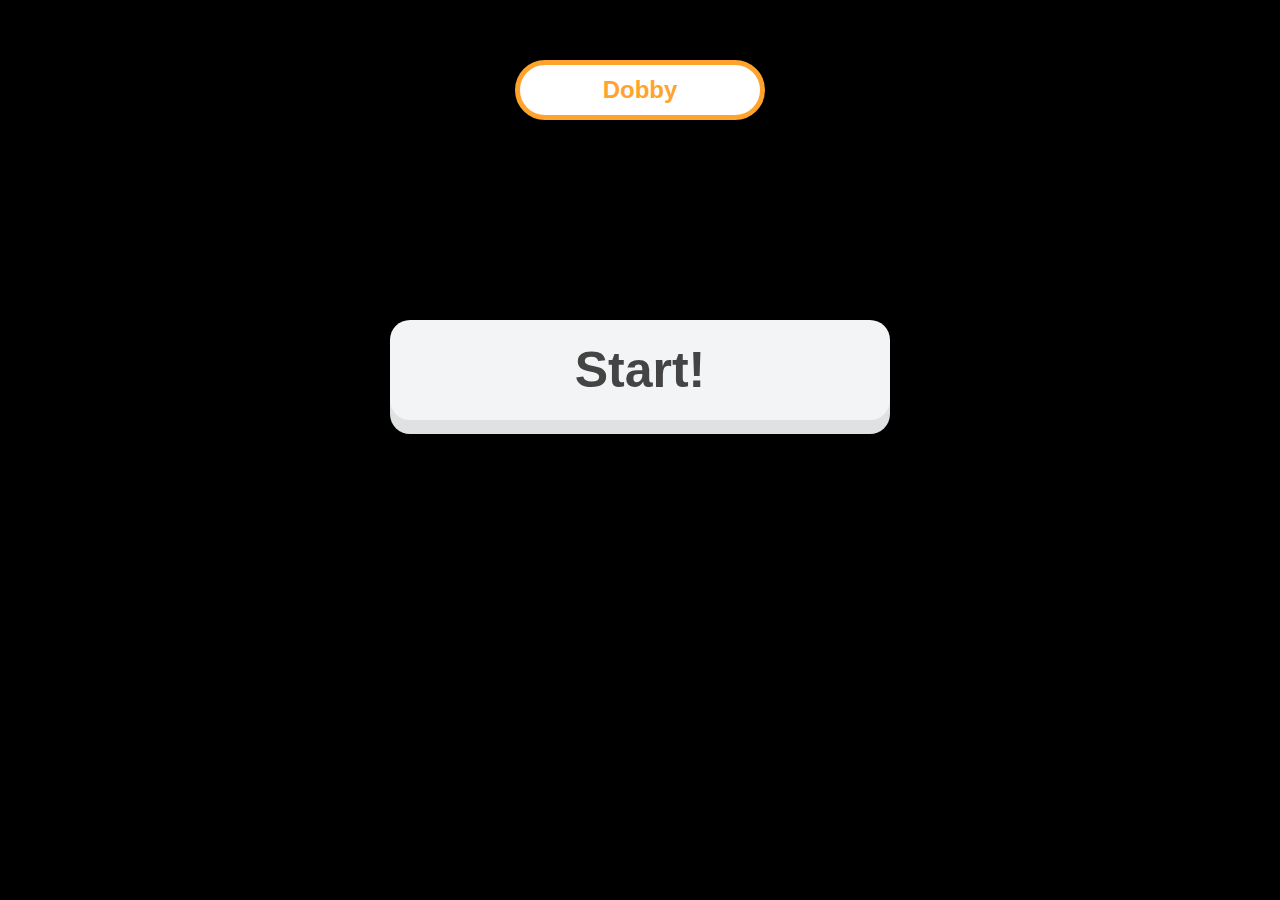
<file: index.html>
<!DOCTYPE html>
<html lang="ko">
  <head>
    <meta charset="UTF-8" />
    <meta name="viewport" content="width=device-width, initial-scale=1.0" />
    <title>Quiz</title>
    <link rel="stylesheet" href="./css/home.css" />
    <link rel="stylesheet" href="./css/common.css" />
  </head>
  <body>
    <h2 class="page-subtitle">Dobby</h2>
    <a href="/questions.html" class="btn btn-start">Start!</a>
  </body>
</html>
</file>
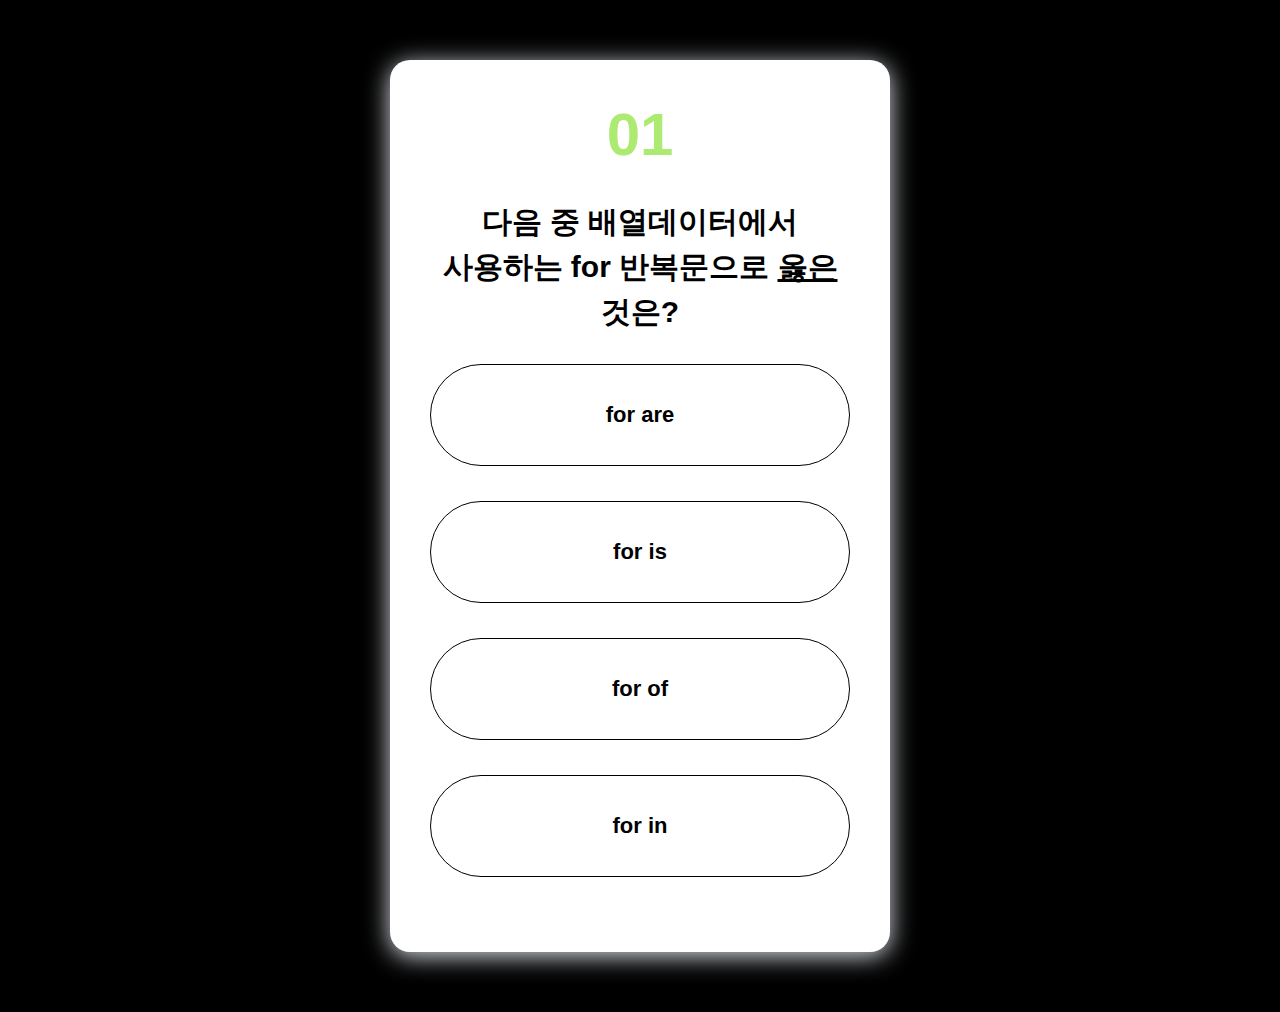
<file: questions.html>
<!DOCTYPE html>
<html lang="ko">
  <head>
    <meta charset="UTF-8" />
    <meta name="viewport" content="width=device-width, initial-scale=1.0" />
    <title>Quiz</title>
    <link rel="stylesheet" href="./css/common.css" />
    <link rel="stylesheet" href="./css/questions.css" />
    <script type="module" defer src="./src/questions.js"></script>
  </head>
  <body>
    <div class="question-box">
      <div class="number"></div>
      <div class="question"></div>
      <div class="btn btn-gray choice choice1"></div>
      <div class="btn btn-gray choice choice2"></div>
      <div class="btn btn-gray choice choice3"></div>
      <div class="btn btn-gray choice choice4"></div>
    </div>
  </body>
</html>
</file>
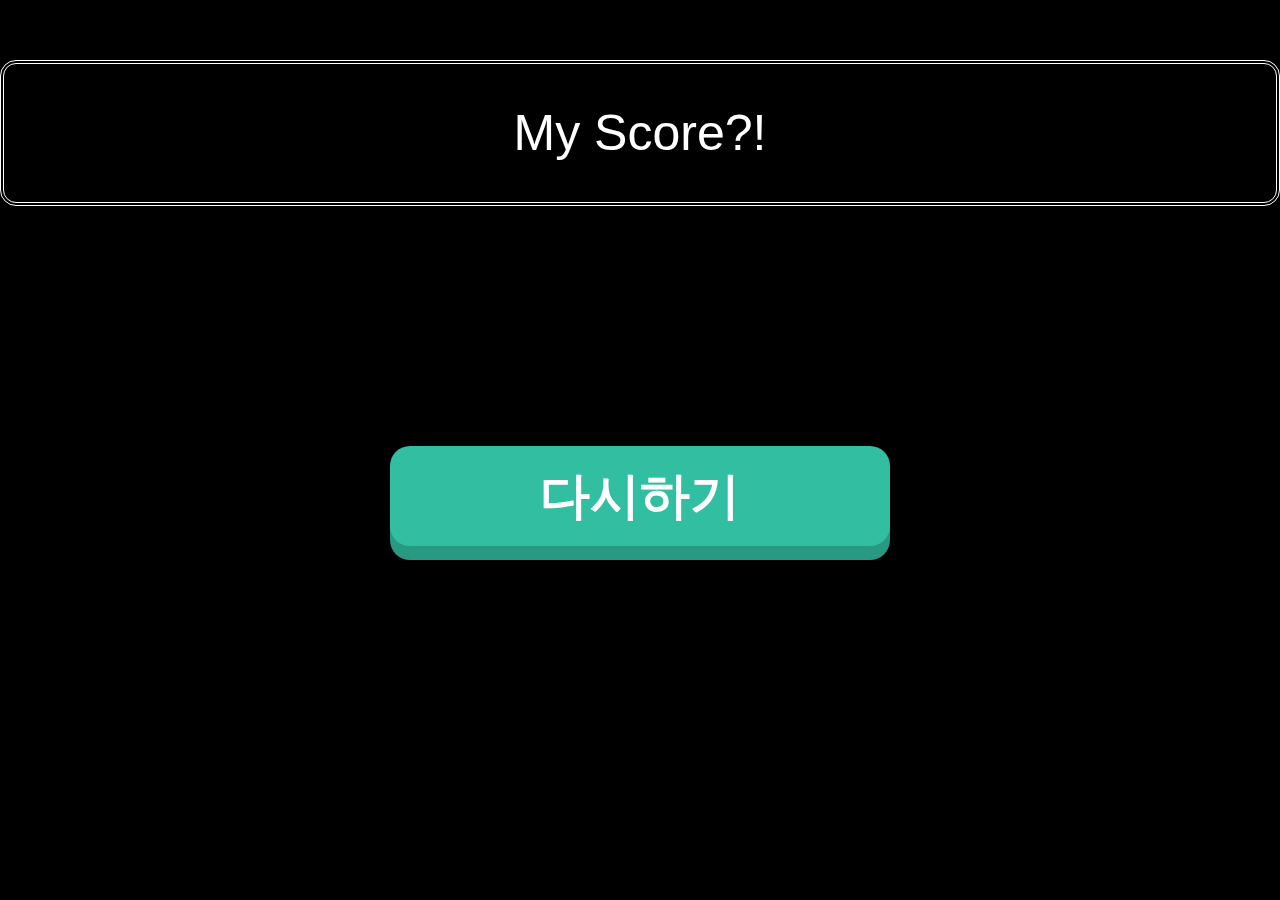
<file: results.html>
<!DOCTYPE html>
<html lang="ko">
  <head>
    <meta charset="UTF-8" />
    <meta name="viewport" content="width=device-width, initial-scale=1.0" />
    <title>Quiz</title>
    <link rel="stylesheet" href="./css/common.css" />
    <link rel="stylesheet" href="./css/results.css" />
    <script type="module" defer src="./src/data.js"></script>
    <script type="module" defer src="./src/results.js"></script>
  </head>
  <body>
    <div class="result">
      <div class="page-title">My Score?!</div>
      <div class="result-score"></div>
    </div>
    <a href="./index.html" class="btn btn-green">다시하기</a>
  </body>
</html>
</file>
<file: css/home.css>
body {
  background-color: #000;
}
.page-subtitle {
  width: 240px;
  height: 50px;
  border: 5px solid #ffa32d;
  border-radius: 30px;
  background-color: #fff;
  display: flex;
  justify-content: center;
  align-items: center;
  font-size: 24px;
  font-weight: 700;
  color: #ffa32d;
  margin: 0 auto 200px;
}
</file>
<file: css/common.css>
body {
  background-color: #000;
  font-family: "Pretendard Variable", sans-serif;
  word-break: keep-all;
  margin: 60px 0;
}
.btn {
  max-width: 500px;
  height: 100px;
  display: flex;
  justify-content: center;
  align-items: center;
  font-size: 50px;
  font-weight: 700;
  line-height: 1.4;
  text-decoration: none;
  cursor: pointer;
  user-select: none;
  border-radius: 20px;
  margin: 0 auto 35px;
  transition: 0.1s;
}
.btn-green {
  background-color: #32bfa1;
  box-shadow: 0 14px 0 #299a82;
  color: #fff;
}
.btn-green:active {
  box-shadow: 0 4px 0 #299a82;
  transform: translateY(10px);
}
.btn-start {
  background-color: #f2f4f6;
  box-shadow: 0 14px 0 #dfe1e2;
  color: #444;
}
.btn-start:active {
  box-shadow: 0 4px 0 #dfe1e2;
  transform: translateY(10px);
}
span {
  text-decoration: underline;
}
</file>
<file: css/questions.css>
.question-box {
  max-width: 420px;
  background-color: #fff;
  padding: 40px;
  margin: 0 auto;
  border-radius: 20px;
  box-shadow: 0 4px 25px #dde2e8;
}
.question-box .number {
  font-size: 60px;
  font-weight: 900;
  text-align: center;
  color: rgb(172, 234, 113);
  margin-bottom: 30px;
}
.question-box .question {
  font-size: 30px;
  font-weight: 700;
  line-height: 1.5;
  text-align: center;
  margin-bottom: 30px;
}
.question-box .choice {
  border: 1px solid;
  border-radius: 120px;
  font-size: 22px;
  transition: 0.2s;
}
.question-box .choice:hover {
  background-color: #000;
  color: #fff;
}
</file>
<file: css/results.css>
.result {
  border: 4px double #fff;
  border-radius: 16px;
  margin-bottom: 240px;
}
.page-title {
  font-size: 50px;
  text-align: center;
  color: #fff;
  margin: 40px 0;
}
.result-score {
  font-size: 45px;
  text-align: center;
  color: #fff;
  text-decoration: underline;
  margin-bottom: 40px;
}
.btn-green {
  margin-top: 50px;
}
</file>
